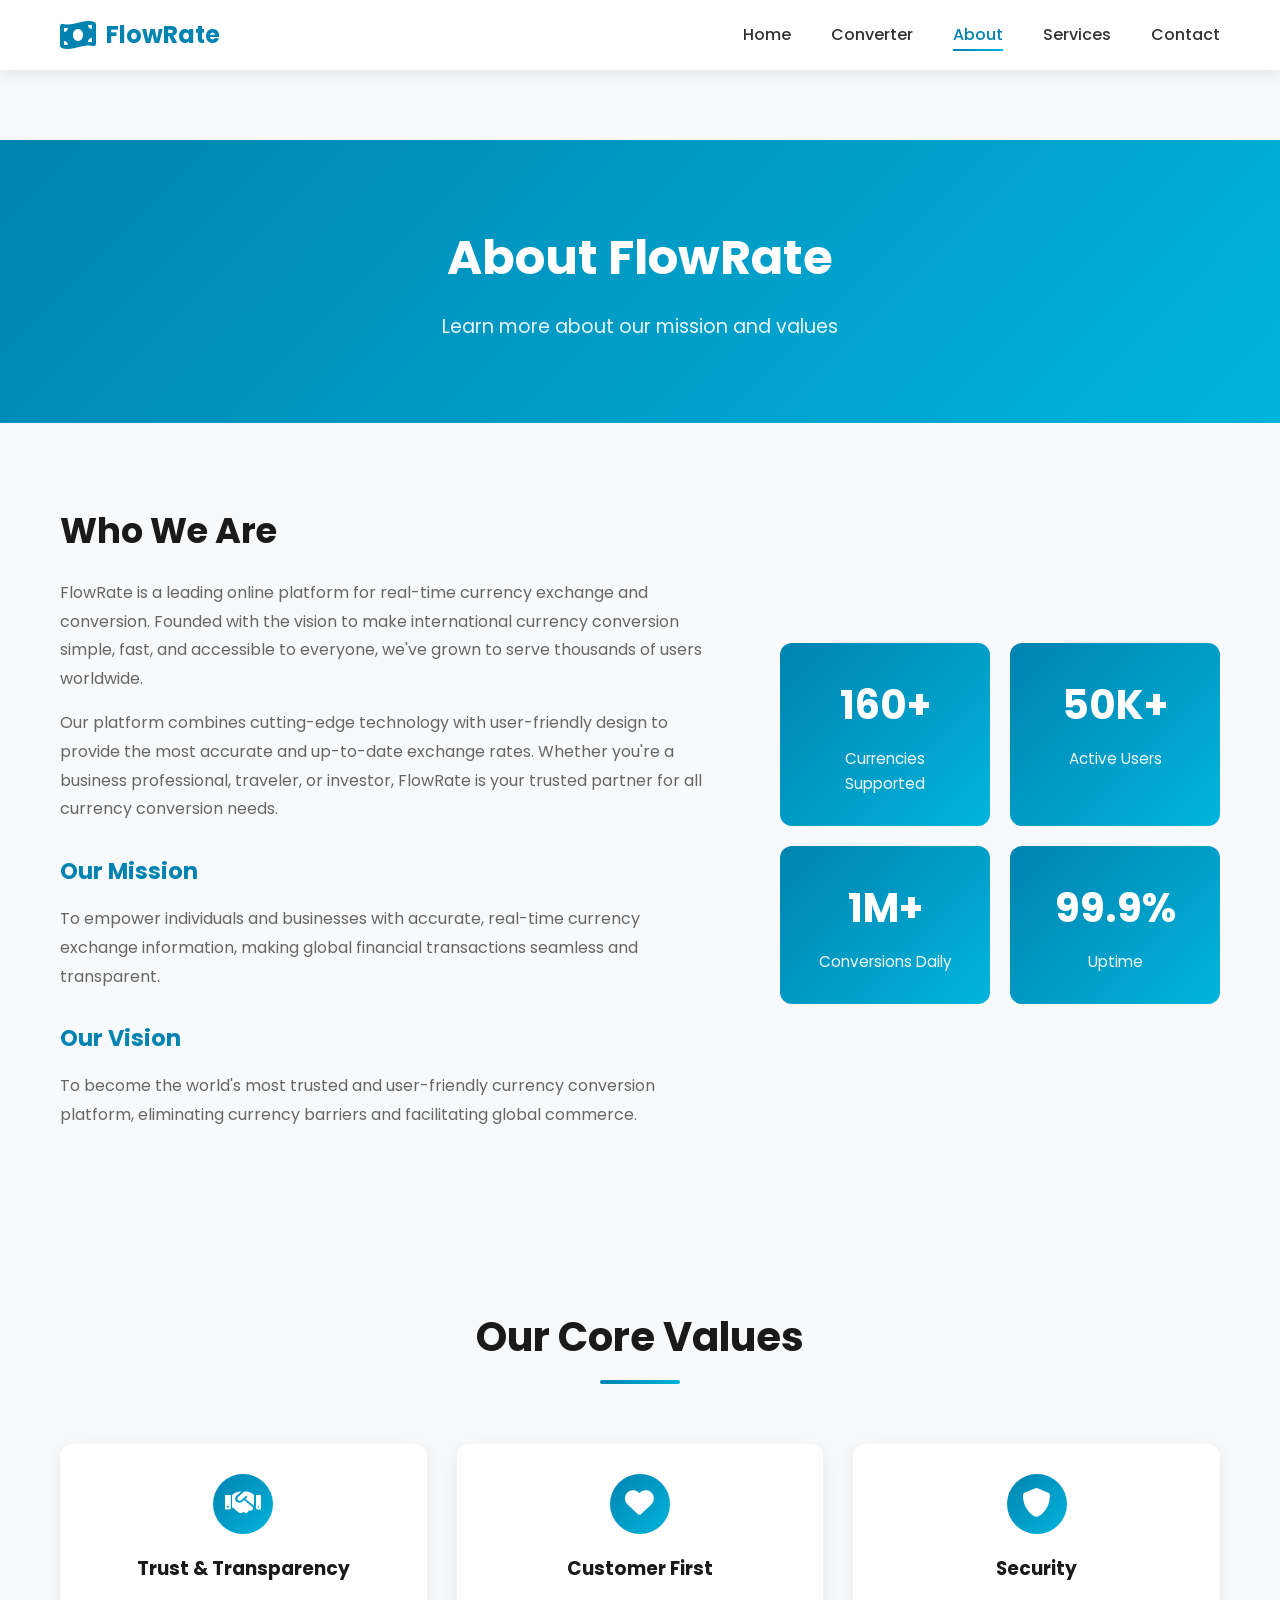
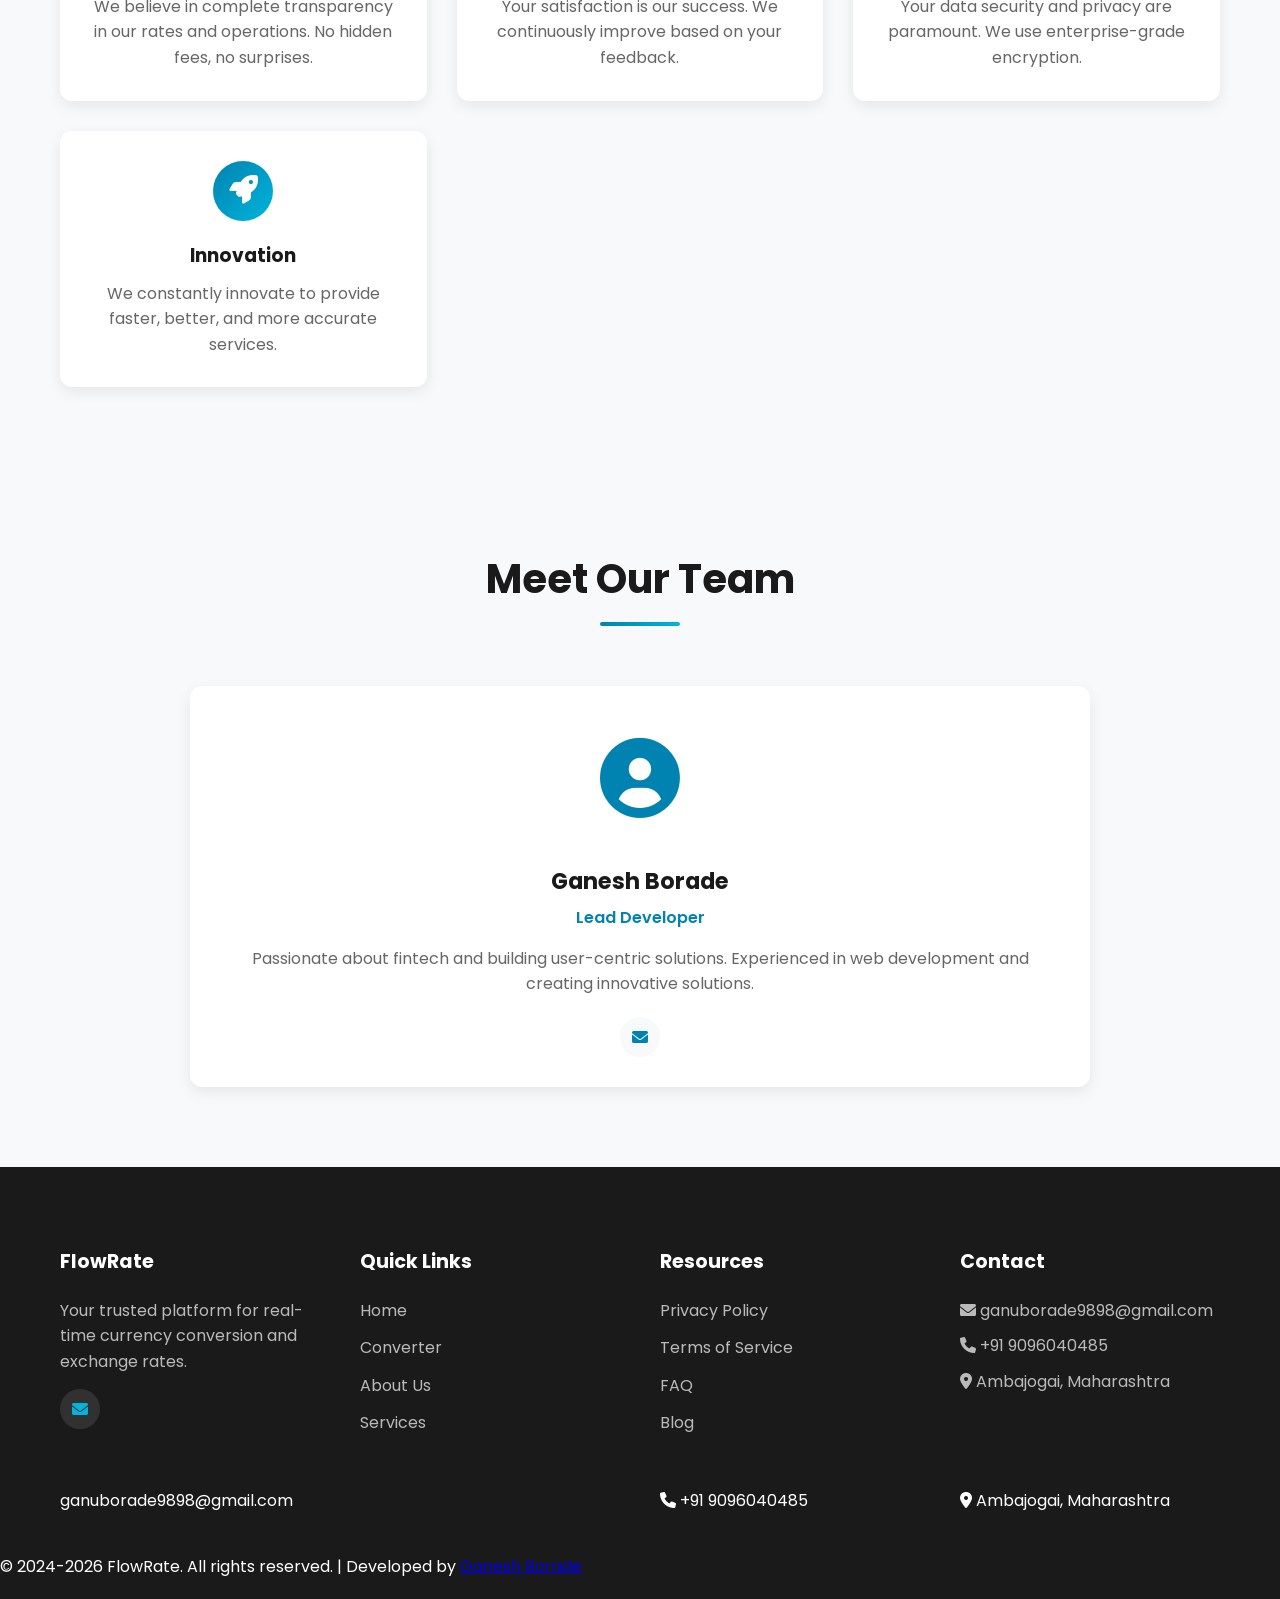
<file: about.html>
<!DOCTYPE html>
<html lang="en" dir="ltr">
<head>
    <meta charset="utf-8">
    <meta name="viewport" content="width=device-width, initial-scale=1.0">
    <title>About Us - FlowRate</title>
    <link rel="stylesheet" href="style.css">
    <link rel="stylesheet" href="https://cdnjs.cloudflare.com/ajax/libs/font-awesome/6.0.0/css/all.min.css"/>
</head>
<body>
    <!-- Navigation Bar -->
    <nav class="navbar">
        <div class="nav-container">
            <div class="logo">
                <i class="fas fa-money-bill-wave"></i> FlowRate
            </div>
            <div class="menu-toggle" id="menuToggle">
                <span></span>
                <span></span>
                <span></span>
            </div>
            <ul class="menu" id="menu">
                <li><a href="index.html">Home</a></li>
                <li><a href="converter.html">Converter</a></li>
                <li><a href="about.html" class="active">About</a></li>
                <li><a href="services.html">Services</a></li>
                <li><a href="contact.html">Contact</a></li>
            </ul>
        </div>
    </nav>

    <!-- Page Header -->
    <section class="page-header">
        <div class="container">
            <h1>About FlowRate</h1>
            <p>Learn more about our mission and values</p>
        </div>
    </section>

    <!-- About Content -->
    <section class="about-section">
        <div class="container">
            <div class="about-content">
                <div class="about-text">
                    <h2>Who We Are</h2>
                    <p>FlowRate is a leading online platform for real-time currency exchange and conversion. Founded with the vision to make international currency conversion simple, fast, and accessible to everyone, we've grown to serve thousands of users worldwide.</p>
                    
                    <p>Our platform combines cutting-edge technology with user-friendly design to provide the most accurate and up-to-date exchange rates. Whether you're a business professional, traveler, or investor, FlowRate is your trusted partner for all currency conversion needs.</p>

                    <h3>Our Mission</h3>
                    <p>To empower individuals and businesses with accurate, real-time currency exchange information, making global financial transactions seamless and transparent.</p>

                    <h3>Our Vision</h3>
                    <p>To become the world's most trusted and user-friendly currency conversion platform, eliminating currency barriers and facilitating global commerce.</p>
                </div>

                <div class="about-stats">
                    <div class="stat-card">
                        <h3>160+</h3>
                        <p>Currencies Supported</p>
                    </div>
                    <div class="stat-card">
                        <h3>50K+</h3>
                        <p>Active Users</p>
                    </div>
                    <div class="stat-card">
                        <h3>1M+</h3>
                        <p>Conversions Daily</p>
                    </div>
                    <div class="stat-card">
                        <h3>99.9%</h3>
                        <p>Uptime</p>
                    </div>
                </div>
            </div>
        </div>
    </section>

    <!-- Values Section -->
    <section class="values-section">
        <div class="container">
            <h2 class="section-title">Our Core Values</h2>
            <div class="values-grid">
                <div class="value-card">
                    <div class="value-icon">
                        <i class="fas fa-handshake"></i>
                    </div>
                    <h3>Trust & Transparency</h3>
                    <p>We believe in complete transparency in our rates and operations. No hidden fees, no surprises.</p>
                </div>
                <div class="value-card">
                    <div class="value-icon">
                        <i class="fas fa-heart"></i>
                    </div>
                    <h3>Customer First</h3>
                    <p>Your satisfaction is our success. We continuously improve based on your feedback.</p>
                </div>
                <div class="value-card">
                    <div class="value-icon">
                        <i class="fas fa-shield-alt"></i>
                    </div>
                    <h3>Security</h3>
                    <p>Your data security and privacy are paramount. We use enterprise-grade encryption.</p>
                </div>
                <div class="value-card">
                    <div class="value-icon">
                        <i class="fas fa-rocket"></i>
                    </div>
                    <h3>Innovation</h3>
                    <p>We constantly innovate to provide faster, better, and more accurate services.</p>
                </div>
            </div>
        </div>
    </section>

    <!-- Team Section -->
    <section class="team-section">
        <div class="container">
            <h2 class="section-title">Meet Our Team</h2>
            <div class="team-grid">
                <div class="team-card">
                    <div class="team-image">
                        <i class="fas fa-user-circle"></i>
                    </div>
                    <h3>Ganesh Borade</h3>
                    <p>Lead Developer</p>
                    <p class="team-bio">Passionate about fintech and building user-centric solutions. Experienced in web development and creating innovative solutions.</p>
                    <div class="team-socials">
                        <a href="mailto:ganuborade9898@gmail.com"><i class="fas fa-envelope"></i></a>
                    </div>
                </div>
            </div>
        </div>
    </section>

    <!-- Footer -->
    <footer class="footer">
        <div class="footer-container">
            <div class="footer-section">
                <h4>FlowRate</h4>
                <p>Your trusted platform for real-time currency conversion and exchange rates.</p>
                <div class="social-links">
                    <a href="mailto:ganuborade9898@gmail.com"><i class="fas fa-envelope"></i></a>
                </div>
            </div>
            <div class="footer-section">
                <h4>Quick Links</h4>
                <ul>
                    <li><a href="index.html">Home</a></li>
                    <li><a href="converter.html">Converter</a></li>
                    <li><a href="about.html">About Us</a></li>
                    <li><a href="services.html">Services</a></li>
                </ul>
            </div>
            <div class="footer-section">
                <h4>Resources</h4>
                <ul>
                    <li><a href="#">Privacy Policy</a></li>
                    <li><a href="#">Terms of Service</a></li>
                    <li><a href="#">FAQ</a></li>
                    <li><a href="#">Blog</a></li>
                </ul>
            </div>
            <div class="footer-section">
                <h4>Contact</h4>
                <p><i class="fas fa-envelope"></i> ganuborade9898@gmail.com</p>
                <p><i class="fas fa-phone"></i> +91 9096040485</p>
                <p><i class="fas fa-map-marker-alt"></i> Ambajogai, Maharashtra</p>
            </div>ganuborade9898@gmail.com</p>
                <p><i class="fas fa-phone"></i> +91 9096040485</p>
                <p><i class="fas fa-map-marker-alt"></i> Ambajogai, Maharashtra</p>
            </div>

            <p>&copy; 2024-2026 FlowRate. All rights reserved. | Developed by <a href="#">Ganesh Borade</a></p>
        </div>
    </footer>

    <script src="main.js"></script>
</body>
</html>
</file>
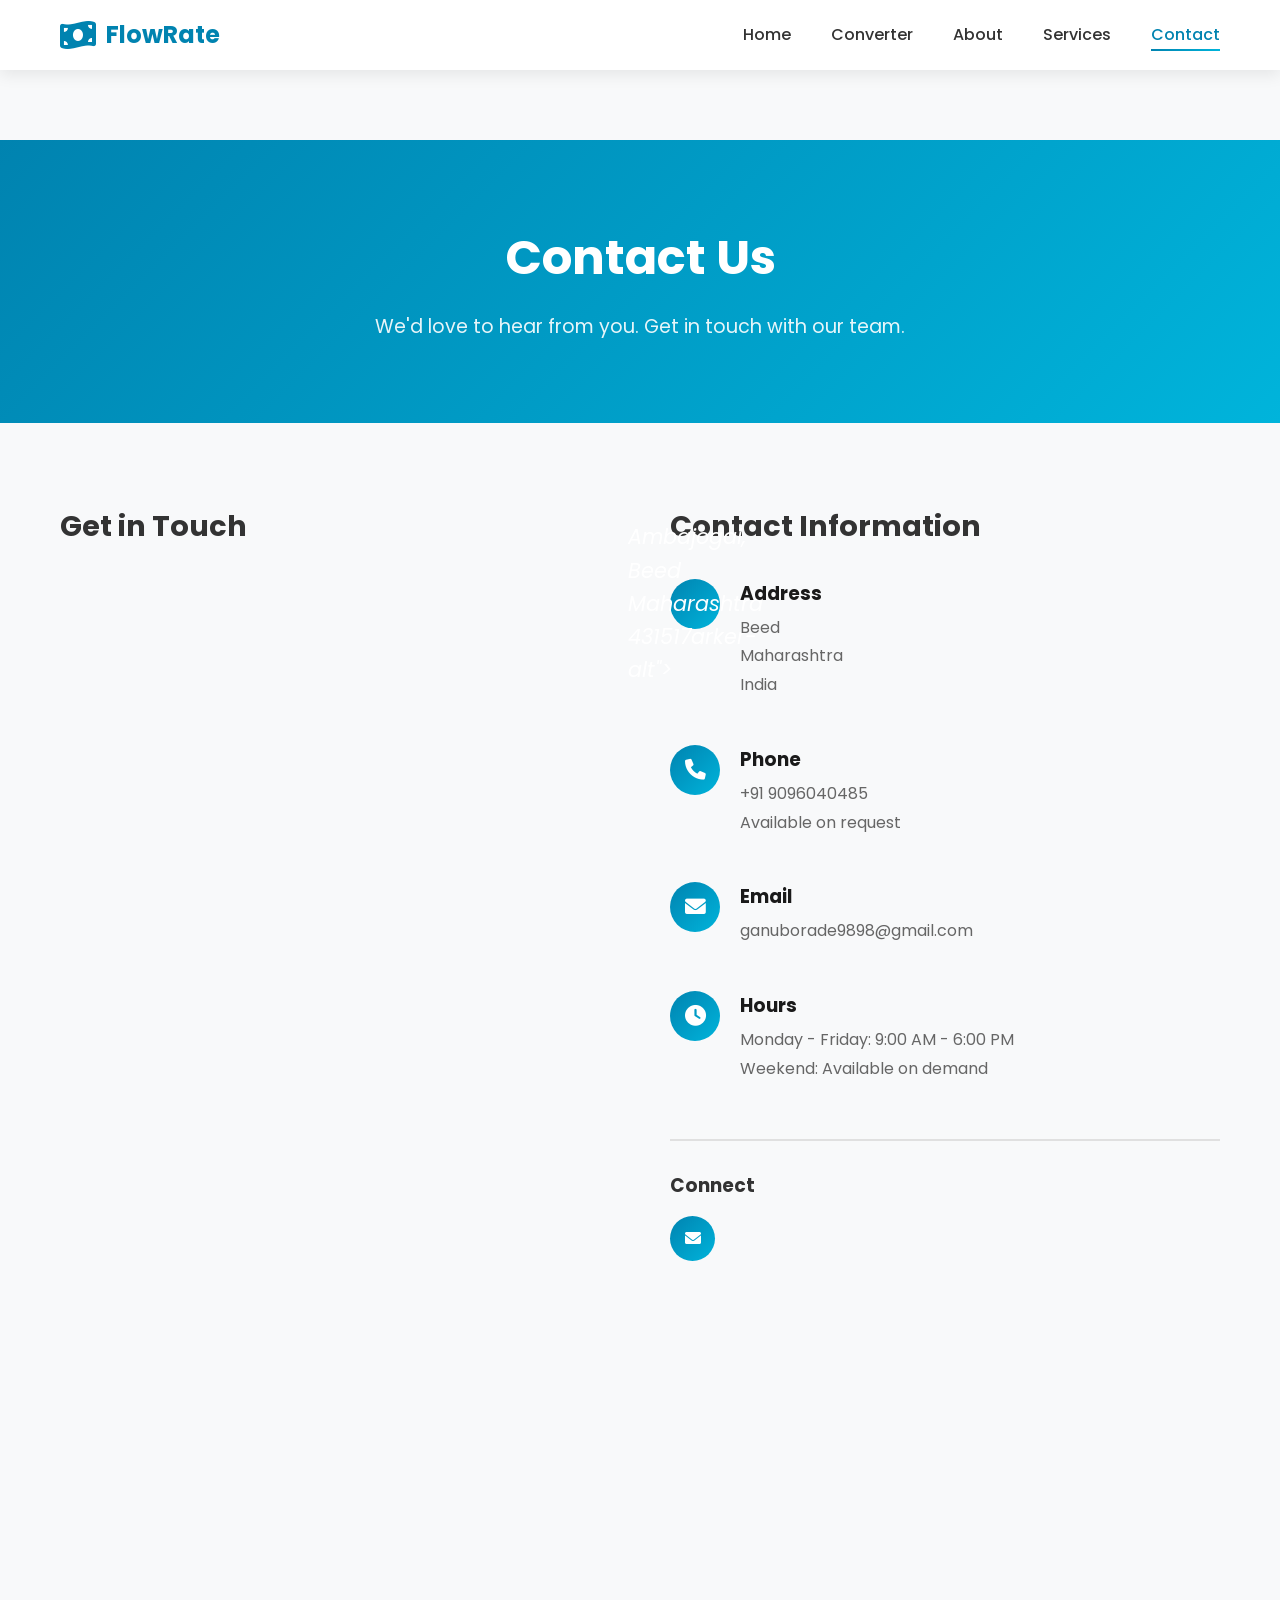
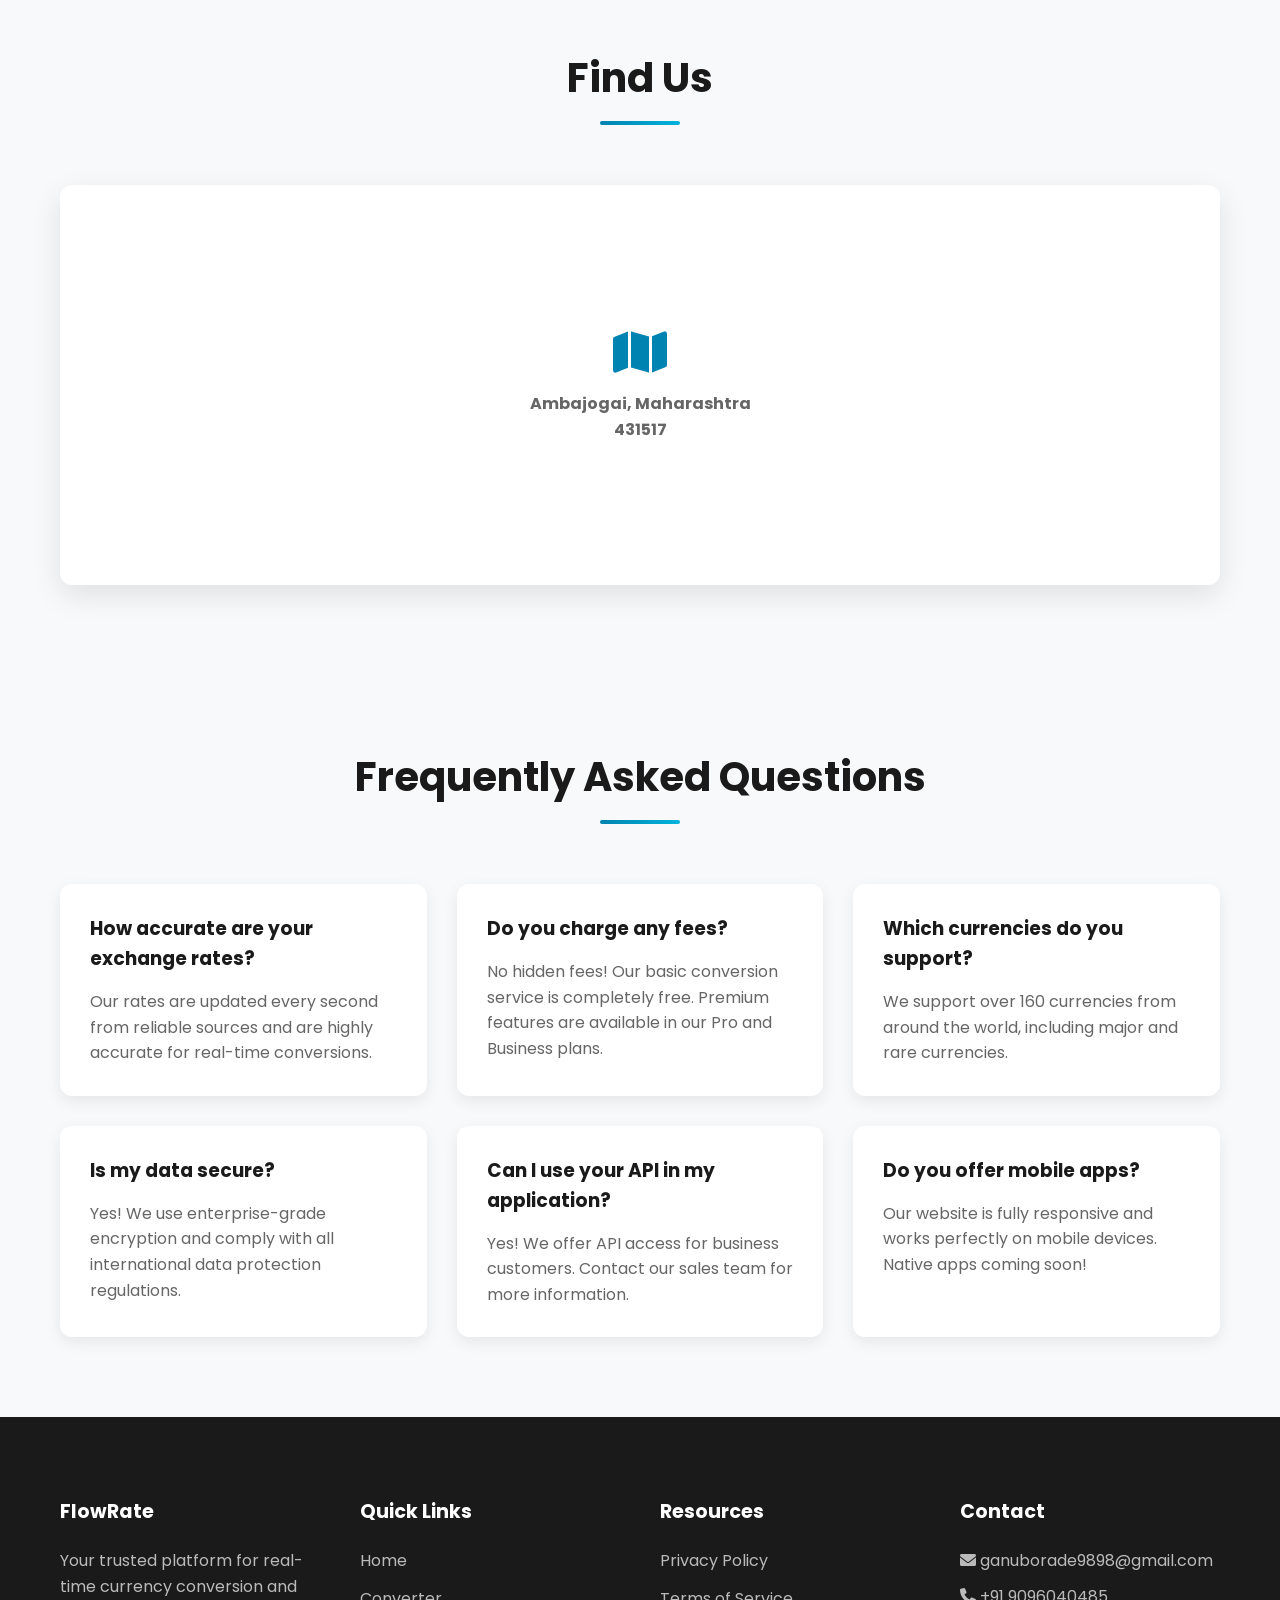
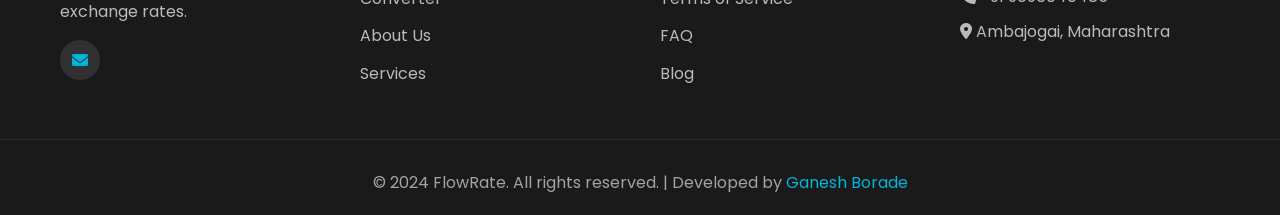
<file: contact.html>
<!DOCTYPE html>
<html lang="en" dir="ltr">
<head>
    <meta charset="utf-8">
    <meta name="viewport" content="width=device-width, initial-scale=1.0">
    <title>Contact Us - FlowRate</title>
    <link rel="stylesheet" href="style.css">
    <link rel="stylesheet" href="https://cdnjs.cloudflare.com/ajax/libs/font-awesome/6.0.0/css/all.min.css"/>
</head>
<body>
    <!-- Navigation Bar -->
    <nav class="navbar">
        <div class="nav-container">
            <div class="logo">
                <i class="fas fa-money-bill-wave"></i> FlowRate
            </div>
            <div class="menu-toggle" id="menuToggle">
                <span></span>
                <span></span>
                <span></span>
            </div>
            <ul class="menu" id="menu">
                <li><a href="index.html">Home</a></li>
                <li><a href="converter.html">Converter</a></li>
                <li><a href="about.html">About</a></li>
                <li><a href="services.html">Services</a></li>
                <li><a href="contact.html" class="active">Contact</a></li>
            </ul>
        </div>
    </nav>

    <!-- Page Header -->
    <section class="page-header">
        <div class="container">
            <h1>Contact Us</h1>
            <p>We'd love to hear from you. Get in touch with our team.</p>
        </div>
    </section>

    <!-- Contact Section -->
    <section class="contact-section">
        <div class="container">
            <div class="contact-wrapper">
                <!-- Google Form -->
                <div class="contact-form-container">
                    <h2>Get in Touch</h2>
                    <iframe src="https://docs.google.com/forms/d/e/1FAIpQLSddEUsGIPqOsh6uXN01mszEO12jZRgRjV_f6b4b1P07AVM16w/viewform?embedded=true" width="100%" height="900" frameborder="0" marginheight="0" marginwidth="0">Loading…</iframe>
                </div>

                <!-- Contact Info -->
                <div class="contact-info-container">
                    <h2>Contact Information</h2>
                    
                    <div class="info-item">
                        <div class="info-icon">
                            <i Irrigation Colony, Morewadi<br>Ambajogai, Beed<br>Maharashtra 431517arker-alt"></i>
                        </div>
                        <div class="info-content">
                            <h3>Address</h3>
                            <p>Beed<br>Maharashtra<br>India</p>
                        </div>
                    </div>

                    <div class="info-item">
                        <div class="info-icon">
                            <i class="fas fa-phone"></i>
                        </div>
                        <div class="info-content">
                            <h3>Phone</h3>
                            <p>+91 9096040485<br>Available on request</p>
                        </div>
                    </div>

                    <div class="info-item">
                        <div class="info-icon">
                            <i class="fas fa-envelope"></i>
                        </div>
                        <div class="info-content">
                            <h3>Email</h3>
                            <p>ganuborade9898@gmail.com</p>
                        </div>
                    </div>

                    <div class="info-item">
                        <div class="info-icon">
                            <i class="fas fa-clock"></i>
                        </div>
                        <div class="info-content">
                            <h3>Hours</h3>
                            <p>Monday - Friday: 9:00 AM - 6:00 PM<br>Weekend: Available on demand</p>
                        </div>
                    </div>

                    <div class="social-links-large">
                        <h3>Connect</h3>
                        <div class="socials">
                            <a href="mailto:ganuborade9898@gmail.com" class="social-btn"><i class="fas fa-envelope"></i></a>
                        </div>
                    </div>
                </div>
            </div>
        </div>
    </section>

    <!-- Map Section (Placeholder) -->
    <section class="map-section">
        <div class="container">
            <h2 class="section-title">Find Us</h2>
            <div class="map-placeholder">
                <i class="fas fa-map"></i>
                <p><strong>Ambajogai, Maharashtra</strong></p>
                <p><strong>431517</strong></p>
            </div>
        </div>
    </section>

    <!-- FAQ Section -->
    <section class="faq-section">
        <div class="container">
            <h2 class="section-title">Frequently Asked Questions</h2>
            <div class="faq-grid">
                <div class="faq-item">
                    <h3>How accurate are your exchange rates?</h3>
                    <p>Our rates are updated every second from reliable sources and are highly accurate for real-time conversions.</p>
                </div>
                <div class="faq-item">
                    <h3>Do you charge any fees?</h3>
                    <p>No hidden fees! Our basic conversion service is completely free. Premium features are available in our Pro and Business plans.</p>
                </div>
                <div class="faq-item">
                    <h3>Which currencies do you support?</h3>
                    <p>We support over 160 currencies from around the world, including major and rare currencies.</p>
                </div>
                <div class="faq-item">
                    <h3>Is my data secure?</h3>
                    <p>Yes! We use enterprise-grade encryption and comply with all international data protection regulations.</p>
                </div>
                <div class="faq-item">
                    <h3>Can I use your API in my application?</h3>
                    <p>Yes! We offer API access for business customers. Contact our sales team for more information.</p>
                </div>
                <div class="faq-item">
                    <h3>Do you offer mobile apps?</h3>
                    <p>Our website is fully responsive and works perfectly on mobile devices. Native apps coming soon!</p>
                </div>
            </div>
        </div>
    </section>

     <!-- Footer -->
    <footer class="footer">
        <div class="footer-container">
            <div class="footer-section">
                <h4>FlowRate</h4>
                <p>Your trusted platform for real-time currency conversion and exchange rates.</p>
                <div class="social-links">
                    <a href="mailto:ganuborade9898@gmail.com"><i class="fas fa-envelope"></i></a>
                </div>
            </div>
            <div class="footer-section">
                <h4>Quick Links</h4>
                <ul>
                    <li><a href="index.html">Home</a></li>
                    <li><a href="converter.html">Converter</a></li>
                    <li><a href="about.html">About Us</a></li>
                    <li><a href="services.html">Services</a></li>
                </ul>
            </div>
            <div class="footer-section">
                <h4>Resources</h4>
                <ul>
                    <li><a href="#">Privacy Policy</a></li>
                    <li><a href="#">Terms of Service</a></li>
                    <li><a href="#">FAQ</a></li>
                    <li><a href="#">Blog</a></li>
                </ul>
            </div>
            <div class="footer-section">
                <h4>Contact</h4>
                <p><i class="fas fa-envelope"></i> ganuborade9898@gmail.com</p>
                <p><i class="fas fa-phone"></i> +91 9096040485</p>
                <p><i class="fas fa-map-marker-alt"></i> Ambajogai, Maharashtra</p>
            </div>
        </div>
        <div class="footer-bottom">
            <p>&copy; 2024 FlowRate. All rights reserved. | Developed by <a href="#">Ganesh Borade</a></p>
        </div>
    </footer>

    <script src="main.js"></script>
</body>
</html>
</file>
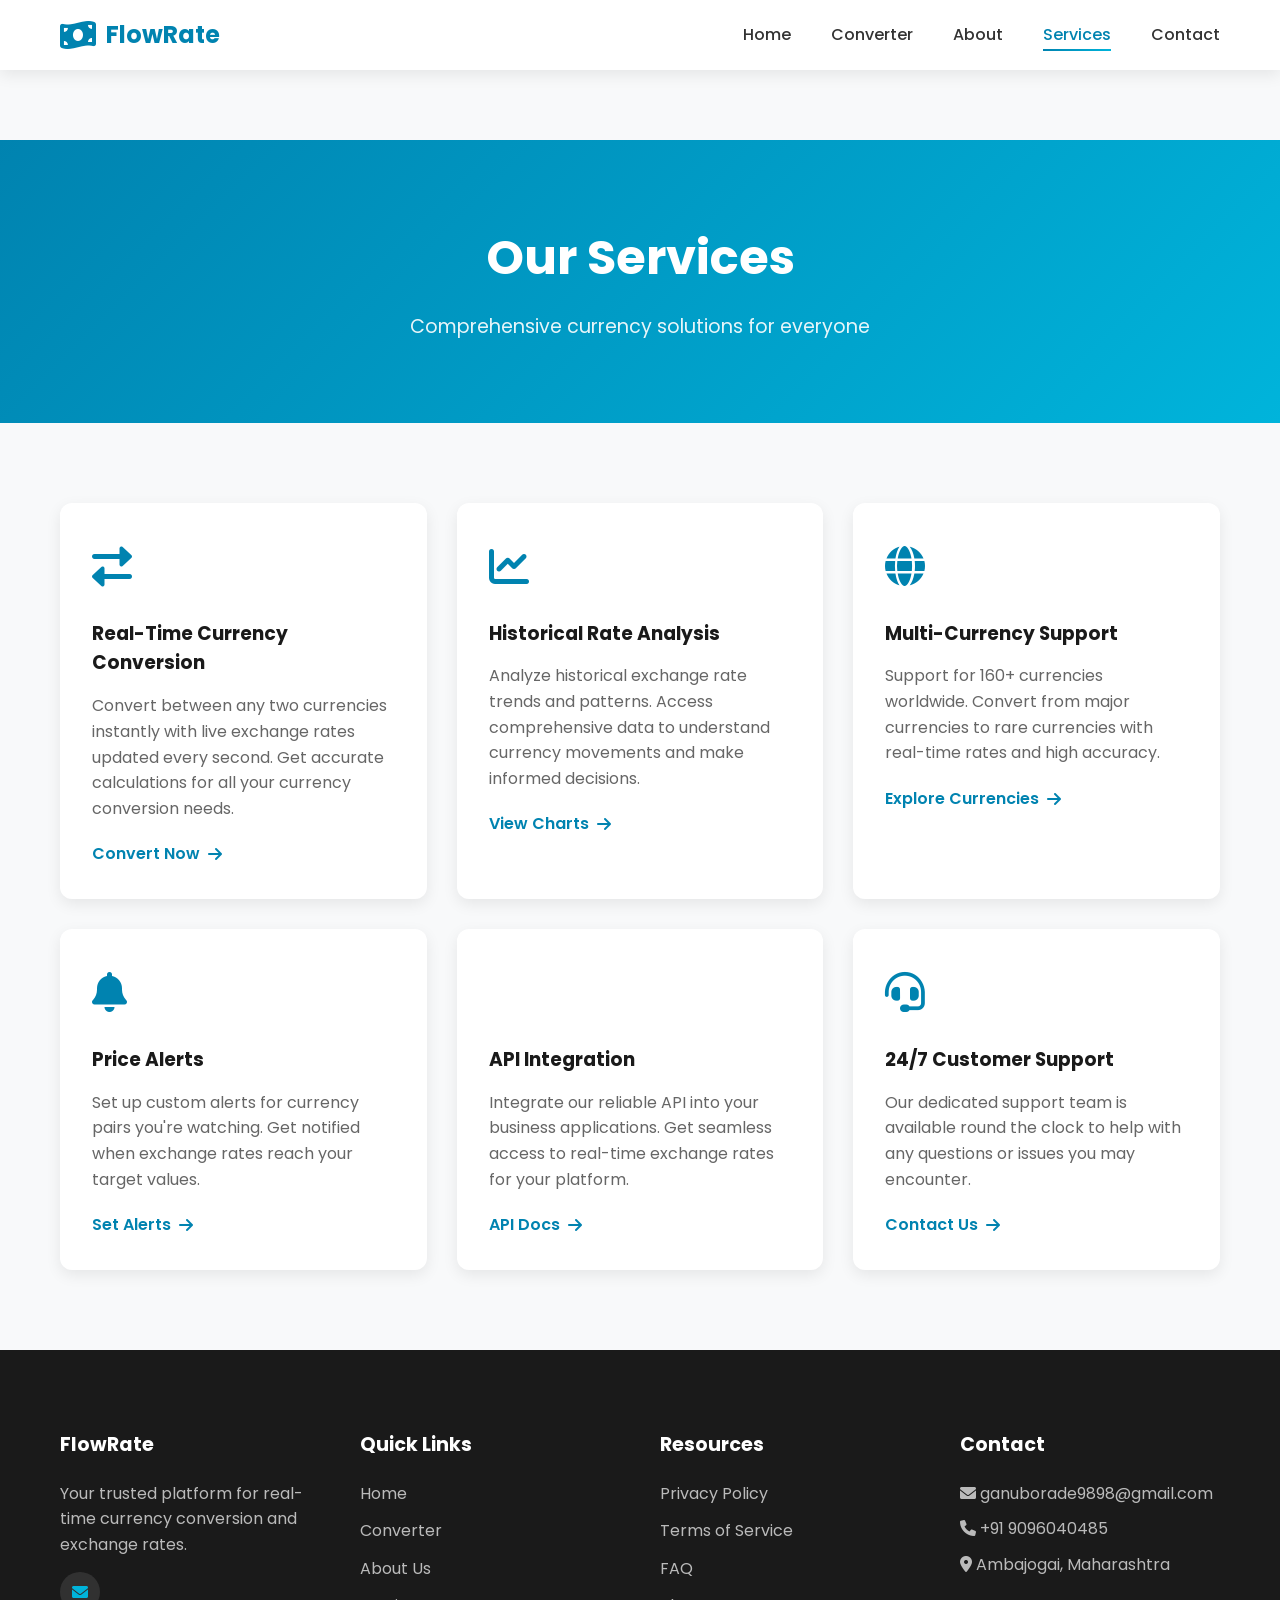
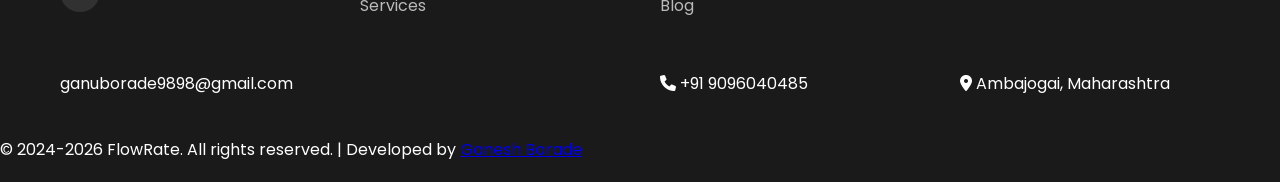
<file: services.html>
<!DOCTYPE html>
<html lang="en" dir="ltr">
<head>
    <meta charset="utf-8">
    <meta name="viewport" content="width=device-width, initial-scale=1.0">
    <title>Services - FlowRate</title>
    <link rel="stylesheet" href="style.css">
    <link rel="stylesheet" href="https://cdnjs.cloudflare.com/ajax/libs/font-awesome/6.0.0/css/all.min.css"/>
</head>
<body>
    <!-- Navigation Bar -->
    <nav class="navbar">
        <div class="nav-container">
            <div class="logo">
                <i class="fas fa-money-bill-wave"></i> FlowRate
            </div>
            <div class="menu-toggle" id="menuToggle">
                <span></span>
                <span></span>
                <span></span>
            </div>
            <ul class="menu" id="menu">
                <li><a href="index.html">Home</a></li>
                <li><a href="converter.html">Converter</a></li>
                <li><a href="about.html">About</a></li>
                <li><a href="services.html" class="active">Services</a></li>
                <li><a href="contact.html">Contact</a></li>
            </ul>
        </div>
    </nav>

    <!-- Page Header -->
    <section class="page-header">
        <div class="container">
            <h1>Our Services</h1>
            <p>Comprehensive currency solutions for everyone</p>
        </div>
    </section>

    <!-- Services Details -->
    <section class="services-section">
        <div class="container">
            <div class="services-grid">
                <div class="service-card">
                    <div class="service-icon">
                        <i class="fas fa-exchange-alt"></i>
                    </div>
                    <h3>Real-Time Currency Conversion</h3>
                    <p>Convert between any two currencies instantly with live exchange rates updated every second. Get accurate calculations for all your currency conversion needs.</p>
                    <a href="converter.html" class="service-link">Convert Now <i class="fas fa-arrow-right"></i></a>
                </div>

                <div class="service-card">
                    <div class="service-icon">
                        <i class="fas fa-chart-line"></i>
                    </div>
                    <h3>Historical Rate Analysis</h3>
                    <p>Analyze historical exchange rate trends and patterns. Access comprehensive data to understand currency movements and make informed decisions.</p>
                    <a href="#" class="service-link">View Charts <i class="fas fa-arrow-right"></i></a>
                </div>

                <div class="service-card">
                    <div class="service-icon">
                        <i class="fas fa-globe"></i>
                    </div>
                    <h3>Multi-Currency Support</h3>
                    <p>Support for 160+ currencies worldwide. Convert from major currencies to rare currencies with real-time rates and high accuracy.</p>
                    <a href="converter.html" class="service-link">Explore Currencies <i class="fas fa-arrow-right"></i></a>
                </div>

                <div class="service-card">
                    <div class="service-icon">
                        <i class="fas fa-bell"></i>
                    </div>
                    <h3>Price Alerts</h3>
                    <p>Set up custom alerts for currency pairs you're watching. Get notified when exchange rates reach your target values.</p>
                    <a href="#" class="service-link">Set Alerts <i class="fas fa-arrow-right"></i></a>
                </div>

                <div class="service-card">
                    <div class="service-icon">
                        <i class="fas fa-api"></i>
                    </div>
                    <h3>API Integration</h3>
                    <p>Integrate our reliable API into your business applications. Get seamless access to real-time exchange rates for your platform.</p>
                    <a href="#" class="service-link">API Docs <i class="fas fa-arrow-right"></i></a>
                </div>

                <div class="service-card">
                    <div class="service-icon">
                        <i class="fas fa-headset"></i>
                    </div>
                    <h3>24/7 Customer Support</h3>
                    <p>Our dedicated support team is available round the clock to help with any questions or issues you may encounter.</p>
                    <a href="contact.html" class="service-link">Contact Us <i class="fas fa-arrow-right"></i></a>
                </div>
            </div>
        </div>
    </section>

    <!-- Footer -->
    <footer class="footer">
        <div class="footer-container">
            <div class="footer-section">
                <h4>FlowRate</h4>
                <p>Your trusted platform for real-time currency conversion and exchange rates.</p>
                <div class="social-links">
                    <a href="mailto:ganuborade9898@gmail.com"><i class="fas fa-envelope"></i></a>
                </div>
            </div>
            <div class="footer-section">
                <h4>Quick Links</h4>
                <ul>
                    <li><a href="index.html">Home</a></li>
                    <li><a href="converter.html">Converter</a></li>
                    <li><a href="about.html">About Us</a></li>
                    <li><a href="services.html">Services</a></li>
                </ul>
            </div>
            <div class="footer-section">
                <h4>Resources</h4>
                <ul>
                    <li><a href="#">Privacy Policy</a></li>
                    <li><a href="#">Terms of Service</a></li>
                    <li><a href="#">FAQ</a></li>
                    <li><a href="#">Blog</a></li>
                </ul>
            </div>
            <div class="footer-section">
                <h4>Contact</h4>
                <p><i class="fas fa-envelope"></i> ganuborade9898@gmail.com</p>
                <p><i class="fas fa-phone"></i> +91 9096040485</p>
                <p><i class="fas fa-map-marker-alt"></i> Ambajogai, Maharashtra</p>
            </div>ganuborade9898@gmail.com</p>
                <p><i class="fas fa-phone"></i> +91 9096040485</p>
                <p><i class="fas fa-map-marker-alt"></i> Ambajogai, Maharashtra</p>
            </div>
            <p>&copy; 2024-2026 FlowRate. All rights reserved. | Developed by <a href="#">Ganesh Borade</a></p>
        </div>
    </footer>

    <script src="main.js"></script>
</body>
</html>
</file>
<file: style.css>
/* ==================== GOOGLE FONTS ==================== */
@import url('https://fonts.googleapis.com/css2?family=Poppins:wght@300;400;500;600;700;800&display=swap');

/* ==================== CSS VARIABLES ==================== */
:root {
  --primary-color: #0083b0;
  --secondary-color: #00b4db;
  --accent-color: #ff6b6b;
  --dark-color: #1a1a1a;
  --light-color: #f8f9fa;
  --white: #ffffff;
  --text-dark: #333333;
  --text-light: #666666;
  --border-color: #e0e0e0;
  --shadow: 0 10px 30px rgba(0, 0, 0, 0.1);
  --shadow-sm: 0 5px 15px rgba(0, 0, 0, 0.08);
  --transition: all 0.3s ease;
}

/* ==================== GLOBAL STYLES ==================== */
* {
  margin: 0;
  padding: 0;
  box-sizing: border-box;
}

body {
  font-family: 'Poppins', sans-serif;
  color: var(--text-dark);
  line-height: 1.6;
  background-color: var(--light-color);
}

html {
  scroll-behavior: smooth;
}

::selection {
  background-color: var(--primary-color);
  color: var(--white);
}

/* ==================== UTILITY CLASSES ==================== */
.container {
  max-width: 1200px;
  margin: 0 auto;
  padding: 0 20px;
}

.section-title {
  font-size: 2.5rem;
  font-weight: 700;
  text-align: center;
  margin-bottom: 60px;
  color: var(--dark-color);
  position: relative;
  padding-bottom: 15px;
}

.section-title::after {
  content: '';
  position: absolute;
  bottom: 0;
  left: 50%;
  transform: translateX(-50%);
  width: 80px;
  height: 4px;
  background: linear-gradient(to right, var(--primary-color), var(--secondary-color));
  border-radius: 2px;
}

/* ==================== BUTTONS ==================== */
.btn {
  padding: 12px 30px;
  border: none;
  border-radius: 8px;
  font-size: 1rem;
  font-weight: 600;
  cursor: pointer;
  transition: var(--transition);
  display: inline-block;
  text-decoration: none;
  text-align: center;
}

.btn-primary {
  background: linear-gradient(135deg, var(--primary-color), var(--secondary-color));
  color: var(--white);
}

.btn-primary:hover {
  transform: translateY(-2px);
  box-shadow: 0 15px 35px rgba(0, 131, 176, 0.3);
}

.btn-secondary {
  background-color: var(--white);
  color: var(--primary-color);
  border: 2px solid var(--primary-color);
}

.btn-secondary:hover {
  background-color: var(--primary-color);
  color: var(--white);
}

.btn-light {
  background-color: var(--white);
  color: var(--primary-color);
  border: 2px solid var(--white);
}

.btn-light:hover {
  background-color: transparent;
  color: var(--white);
}

.btn-convert {
  width: 100%;
  padding: 15px;
  font-size: 1.1rem;
}

/* ==================== NAVBAR ==================== */
.navbar {
  position: sticky;
  top: 0;
  z-index: 1000;
  background: var(--white);
  box-shadow: var(--shadow-sm);
}

.nav-container {
  max-width: 1200px;
  margin: 0 auto;
  padding: 0 20px;
  display: flex;
  justify-content: space-between;
  align-items: center;
  height: 70px;
}

.logo {
  font-size: 1.5rem;
  font-weight: 700;
  color: var(--primary-color);
  display: flex;
  align-items: center;
  gap: 10px;
  text-decoration: none;
}

.logo i {
  font-size: 2rem;
}

.menu {
  display: flex;
  list-style: none;
  gap: 40px;
  align-items: center;
}

.menu a {
  color: var(--text-dark);
  text-decoration: none;
  font-weight: 500;
  transition: var(--transition);
  position: relative;
}

.menu a::after {
  content: '';
  position: absolute;
  bottom: -5px;
  left: 0;
  width: 0;
  height: 2px;
  background: linear-gradient(to right, var(--primary-color), var(--secondary-color));
  transition: width 0.3s ease;
}

.menu a:hover::after,
.menu a.active::after {
  width: 100%;
}

.menu a:hover,
.menu a.active {
  color: var(--primary-color);
}

.menu-toggle {
  display: none;
  flex-direction: column;
  cursor: pointer;
  gap: 6px;
}

.menu-toggle span {
  width: 25px;
  height: 3px;
  background-color: var(--primary-color);
  border-radius: 3px;
  transition: var(--transition);
}

/* ==================== HERO SECTION ==================== */
.hero {
  min-height: 100vh;
  display: flex;
  align-items: center;
  justify-content: center;
  background: linear-gradient(135deg, var(--primary-color), var(--secondary-color));
  position: relative;
  overflow: hidden;
  padding-top: 70px;
}

.hero-background {
  position: absolute;
  width: 100%;
  height: 100%;
  overflow: hidden;
}

.circle {
  position: absolute;
  border-radius: 50%;
  opacity: 0.1;
  animation: float 6s ease-in-out infinite;
}

.circle1 {
  width: 200px;
  height: 200px;
  background: var(--white);
  top: 10%;
  right: 10%;
  animation-delay: 0s;
}

.circle2 {
  width: 150px;
  height: 150px;
  background: var(--white);
  bottom: 20%;
  left: 10%;
  animation-delay: 2s;
}

.circle3 {
  width: 100px;
  height: 100px;
  background: var(--white);
  top: 50%;
  right: 20%;
  animation-delay: 4s;
}

@keyframes float {
  0%, 100% { transform: translateY(0px); }
  50% { transform: translateY(-20px); }
}

.hero-content {
  text-align: center;
  color: var(--white);
  z-index: 1;
  max-width: 600px;
}

.hero-content h1 {
  font-size: 4rem;
  font-weight: 800;
  margin-bottom: 20px;
  line-height: 1.2;
}

.hero-content p {
  font-size: 1.3rem;
  margin-bottom: 30px;
  opacity: 0.95;
}

/* ==================== ANNOUNCEMENT BANNER ==================== */
.announcement-banner {
  background: linear-gradient(135deg, #fff3cd, #ffe4a1);
  padding: 25px 0;
  border-bottom: 2px solid #ffc107;
}

.alert {
  display: flex;
  align-items: flex-start;
  gap: 15px;
  padding: 20px;
  border-radius: 8px;
  border-left: 4px solid #ffc107;
}

.alert-info {
  background-color: #fff8e1;
  border-left-color: #ff9800;
  color: #856404;
}

.alert i {
  font-size: 1.5rem;
  margin-top: 2px;
  flex-shrink: 0;
}

.alert-content {
  flex: 1;
}

.alert-content strong {
  display: block;
  margin-bottom: 5px;
  font-weight: 600;
}

/* ==================== FEATURES SECTION ==================== */
.features {
  padding: 80px 0;
  background-color: var(--white);
}

.features-grid {
  display: grid;
  grid-template-columns: repeat(auto-fit, minmax(300px, 1fr));
  gap: 30px;
}

.feature-card {
  padding: 40px;
  background-color: var(--light-color);
  border-radius: 12px;
  text-align: center;
  transition: var(--transition);
  border: 2px solid transparent;
}

.feature-card:hover {
  border-color: var(--primary-color);
  transform: translateY(-10px);
  box-shadow: var(--shadow);
}

.feature-icon {
  width: 60px;
  height: 60px;
  background: linear-gradient(135deg, var(--primary-color), var(--secondary-color));
  border-radius: 50%;
  display: flex;
  align-items: center;
  justify-content: center;
  color: var(--white);
  font-size: 1.8rem;
  margin: 0 auto 20px;
}

.feature-card h3 {
  font-size: 1.3rem;
  margin-bottom: 15px;
  color: var(--dark-color);
}

.feature-card p {
  color: var(--text-light);
  line-height: 1.6;
}

/* ==================== QUICK CONVERTER SECTION ==================== */
.quick-converter {
  padding: 80px 0;
  background: linear-gradient(135deg, rgba(0, 131, 176, 0.05), rgba(0, 180, 219, 0.05));
}

.converter-preview {
  background: var(--white);
  padding: 50px;
  border-radius: 15px;
  box-shadow: var(--shadow);
  max-width: 600px;
  margin: 0 auto;
}

.amount-box {
  margin-bottom: 30px;
}

.amount-box label,
.currency-box label,
.from-currency label,
.to-currency label {
  display: block;
  margin-bottom: 8px;
  font-weight: 600;
  color: var(--text-dark);
}

.amount-box input {
  width: 100%;
  padding: 12px;
  border: 2px solid var(--border-color);
  border-radius: 8px;
  font-size: 1rem;
  transition: var(--transition);
}

.amount-box input:focus {
  outline: none;
  border-color: var(--primary-color);
  box-shadow: 0 0 0 3px rgba(0, 131, 176, 0.1);
}

.currency-box {
  display: flex;
  gap: 15px;
  align-items: flex-end;
  margin-bottom: 30px;
}

.from-currency,
.to-currency {
  flex: 1;
}

.select-box {
  display: flex;
  align-items: center;
  gap: 10px;
  padding: 10px;
  border: 2px solid var(--border-color);
  border-radius: 8px;
  transition: var(--transition);
}

.select-box:focus-within {
  border-color: var(--primary-color);
}

.select-box img {
  width: 30px;
  height: 22px;
  object-fit: cover;
  border-radius: 3px;
}

.select-box select {
  flex: 1;
  border: none;
  background: none;
  font-size: 1rem;
  font-weight: 500;
  cursor: pointer;
}

.select-box select:focus {
  outline: none;
}

.swap-icon {
  width: 50px;
  height: 50px;
  background: linear-gradient(135deg, var(--primary-color), var(--secondary-color));
  border-radius: 50%;
  display: flex;
  align-items: center;
  justify-content: center;
  color: var(--white);
  cursor: pointer;
  transition: var(--transition);
  font-size: 1.2rem;
  flex-shrink: 0;
}

.swap-icon:hover {
  transform: rotate(180deg);
}

.result-box {
  background-color: var(--light-color);
  padding: 20px;
  border-radius: 8px;
  margin-bottom: 30px;
  text-align: center;
}

.exchange-result {
  font-size: 1.5rem;
  font-weight: 600;
  color: var(--primary-color);
}

.rate-info {
  font-size: 0.9rem;
  color: var(--text-light);
  margin-top: 10px;
}

/* ==================== CONVERTER SECTION ==================== */
.page-header {
  background: linear-gradient(135deg, var(--primary-color), var(--secondary-color));
  color: var(--white);
  padding: 80px 0;
  text-align: center;
  margin-top: 70px;
}

.page-header h1 {
  font-size: 3rem;
  margin-bottom: 15px;
}

.page-header p {
  font-size: 1.2rem;
  opacity: 0.9;
}

.converter-section {
  padding: 80px 0;
}

.converter-wrapper {
  display: grid;
  grid-template-columns: 2fr 1fr;
  gap: 40px;
  align-items: start;
}

.converter-card {
  background: var(--white);
  padding: 40px;
  border-radius: 15px;
  box-shadow: var(--shadow);
}

.converter-card h2 {
  margin-bottom: 30px;
  color: var(--dark-color);
  font-size: 1.8rem;
}

.form-group {
  margin-bottom: 25px;
}

.form-group label {
  display: block;
  margin-bottom: 8px;
  font-weight: 600;
  color: var(--text-dark);
}

.form-group input {
  width: 100%;
  padding: 12px;
  border: 2px solid var(--border-color);
  border-radius: 8px;
  font-size: 1rem;
  transition: var(--transition);
}

.form-group input:focus {
  outline: none;
  border-color: var(--primary-color);
  box-shadow: 0 0 0 3px rgba(0, 131, 176, 0.1);
}

.currency-selection {
  display: flex;
  gap: 15px;
  align-items: flex-end;
  margin-bottom: 30px;
}

.currency-selection .currency-box {
  flex: 1;
}

.exchange-btn-container {
  display: flex;
  justify-content: center;
}

.exchange-btn {
  width: 50px;
  height: 50px;
  border: none;
  background: linear-gradient(135deg, var(--primary-color), var(--secondary-color));
  border-radius: 50%;
  color: var(--white);
  cursor: pointer;
  transition: var(--transition);
  font-size: 1.2rem;
  flex-shrink: 0;
}

.exchange-btn:hover {
  transform: rotate(180deg);
}

.result-section {
  background-color: var(--light-color);
  padding: 25px;
  border-radius: 8px;
  margin-bottom: 30px;
  border-left: 4px solid var(--primary-color);
}

.exchange-rate-display {
  font-size: 1.4rem;
  font-weight: 700;
  color: var(--primary-color);
  text-align: center;
}

.info-panel {
  background: var(--white);
  padding: 30px;
  border-radius: 15px;
  box-shadow: var(--shadow);
}

.info-panel h3 {
  margin-bottom: 20px;
  color: var(--dark-color);
}

.info-content p {
  margin-bottom: 15px;
  color: var(--text-light);
  line-height: 1.8;
}

.info-content p strong {
  color: var(--text-dark);
}

/* ==================== MULTI-CONVERTER SECTION ==================== */
.multi-converter-section {
  padding: 80px 0;
  background-color: var(--light-color);
}

.multi-converter-grid {
  max-width: 600px;
  margin: 0 auto;
}

.multi-converter-card {
  background: var(--white);
  padding: 40px;
  border-radius: 15px;
  box-shadow: var(--shadow);
}

.input-group {
  margin-bottom: 30px;
}

.input-group label {
  display: block;
  margin-bottom: 8px;
  font-weight: 600;
}

.input-group input {
  width: 100%;
  padding: 12px;
  border: 2px solid var(--border-color);
  border-radius: 8px;
  font-size: 1rem;
}

/* ==================== COMPARISON TABLE ==================== */
.comparison-section {
  padding: 80px 0;
}

.table-wrapper {
  background: var(--white);
  border-radius: 15px;
  overflow: hidden;
  box-shadow: var(--shadow);
}

.rates-table {
  width: 100%;
  border-collapse: collapse;
}

.rates-table thead {
  background: linear-gradient(135deg, var(--primary-color), var(--secondary-color));
  color: var(--white);
}

.rates-table th {
  padding: 20px;
  text-align: left;
  font-weight: 600;
}

.rates-table td {
  padding: 15px 20px;
  border-bottom: 1px solid var(--border-color);
}

.rates-table tbody tr:hover {
  background-color: var(--light-color);
}

/* ==================== CTA SECTION ==================== */
.cta-section {
  background: linear-gradient(135deg, var(--primary-color), var(--secondary-color));
  color: var(--white);
  padding: 80px 0;
  text-align: center;
}

.cta-section h2 {
  font-size: 2.5rem;
  margin-bottom: 20px;
}

.cta-section p {
  font-size: 1.1rem;
  margin-bottom: 30px;
  opacity: 0.95;
}

/* ==================== ABOUT SECTION ==================== */
.about-section {
  padding: 80px 0;
}

.about-content {
  display: grid;
  grid-template-columns: 1.5fr 1fr;
  gap: 60px;
  align-items: center;
}

.about-text h2 {
  font-size: 2.2rem;
  margin-bottom: 20px;
  color: var(--dark-color);
}

.about-text h3 {
  font-size: 1.4rem;
  margin-top: 30px;
  margin-bottom: 15px;
  color: var(--primary-color);
}

.about-text p {
  color: var(--text-light);
  margin-bottom: 15px;
  line-height: 1.8;
}

.about-stats {
  display: grid;
  grid-template-columns: repeat(2, 1fr);
  gap: 20px;
}

.stat-card {
  background: linear-gradient(135deg, var(--primary-color), var(--secondary-color));
  color: var(--white);
  padding: 30px;
  border-radius: 12px;
  text-align: center;
}

.stat-card h3 {
  font-size: 2.5rem;
  margin-bottom: 10px;
}

.stat-card p {
  font-size: 0.95rem;
  opacity: 0.95;
}

/* ==================== VALUES SECTION ==================== */
.values-section {
  padding: 80px 0;
  background-color: var(--light-color);
}

.values-grid {
  display: grid;
  grid-template-columns: repeat(auto-fit, minmax(280px, 1fr));
  gap: 30px;
}

.value-card {
  background: var(--white);
  padding: 30px;
  border-radius: 12px;
  text-align: center;
  box-shadow: var(--shadow-sm);
  transition: var(--transition);
}

.value-card:hover {
  transform: translateY(-5px);
  box-shadow: var(--shadow);
}

.value-icon {
  width: 60px;
  height: 60px;
  background: linear-gradient(135deg, var(--primary-color), var(--secondary-color));
  border-radius: 50%;
  display: flex;
  align-items: center;
  justify-content: center;
  color: var(--white);
  font-size: 1.8rem;
  margin: 0 auto 20px;
}

.value-card h3 {
  margin-bottom: 10px;
  color: var(--dark-color);
}

.value-card p {
  color: var(--text-light);
  line-height: 1.6;
}

/* ==================== TEAM SECTION ==================== */
.team-section {
  padding: 80px 0;
}

.team-grid {
  display: grid;
  grid-template-columns: repeat(auto-fit, minmax(300px, 1fr));
  gap: 40px;
  max-width: 900px;
  margin: 0 auto;
}

.team-card {
  background: var(--white);
  padding: 30px;
  border-radius: 12px;
  text-align: center;
  box-shadow: var(--shadow-sm);
  transition: var(--transition);
}

.team-card:hover {
  transform: translateY(-10px);
  box-shadow: var(--shadow);
}

.team-image {
  font-size: 5rem;
  color: var(--primary-color);
  margin-bottom: 20px;
}

.team-card h3 {
  font-size: 1.4rem;
  margin-bottom: 5px;
  color: var(--dark-color);
}

.team-card > p:nth-of-type(1) {
  color: var(--primary-color);
  font-weight: 600;
  margin-bottom: 15px;
}

.team-bio {
  color: var(--text-light);
  margin-bottom: 20px !important;
}

.team-socials {
  display: flex;
  gap: 10px;
  justify-content: center;
}

.team-socials a {
  width: 40px;
  height: 40px;
  border-radius: 50%;
  background: var(--light-color);
  display: flex;
  align-items: center;
  justify-content: center;
  color: var(--primary-color);
  transition: var(--transition);
  text-decoration: none;
}

.team-socials a:hover {
  background: var(--primary-color);
  color: var(--white);
}

/* ==================== SERVICES SECTION ==================== */
.services-section {
  padding: 80px 0;
}

.services-grid {
  display: grid;
  grid-template-columns: repeat(auto-fit, minmax(320px, 1fr));
  gap: 30px;
}

.service-card {
  background: var(--white);
  padding: 30px;
  border-radius: 12px;
  box-shadow: var(--shadow-sm);
  transition: var(--transition);
  border: 2px solid transparent;
}

.service-card:hover {
  border-color: var(--primary-color);
  transform: translateY(-10px);
  box-shadow: var(--shadow);
}

.service-icon {
  font-size: 2.5rem;
  color: var(--primary-color);
  margin-bottom: 20px;
}

.service-card h3 {
  margin-bottom: 15px;
  color: var(--dark-color);
}

.service-card p {
  color: var(--text-light);
  margin-bottom: 20px;
  line-height: 1.6;
}

.service-link {
  color: var(--primary-color);
  text-decoration: none;
  font-weight: 600;
  display: inline-flex;
  align-items: center;
  gap: 8px;
  transition: var(--transition);
}

.service-link:hover {
  gap: 12px;
}

/* ==================== PRICING SECTION ==================== */
.pricing-section {
  padding: 80px 0;
  background-color: var(--light-color);
}

.pricing-grid {
  display: grid;
  grid-template-columns: repeat(auto-fit, minmax(300px, 1fr));
  gap: 30px;
  max-width: 1000px;
  margin: 0 auto;
}

.pricing-card {
  background: var(--white);
  padding: 40px;
  border-radius: 12px;
  text-align: center;
  transition: var(--transition);
  border: 2px solid var(--border-color);
  position: relative;
}

.pricing-card.featured {
  border-color: var(--primary-color);
  transform: scale(1.05);
  box-shadow: var(--shadow);
}

.pricing-card:hover {
  box-shadow: var(--shadow);
}

.pricing-card h3 {
  font-size: 1.5rem;
  margin-bottom: 20px;
}

.price {
  margin-bottom: 30px;
}

.currency {
  font-size: 1.2rem;
  color: var(--text-light);
}

.amount {
  font-size: 3rem;
  font-weight: 700;
  color: var(--primary-color);
}

.period {
  color: var(--text-light);
  font-size: 1rem;
}

.badge {
  position: absolute;
  top: -12px;
  left: 50%;
  transform: translateX(-50%);
  background: linear-gradient(135deg, var(--primary-color), var(--secondary-color));
  color: var(--white);
  padding: 6px 15px;
  border-radius: 20px;
  font-size: 0.85rem;
  font-weight: 600;
}

.pricing-features {
  list-style: none;
  margin: 30px 0;
  text-align: left;
}

.pricing-features li {
  padding: 10px 0;
  color: var(--text-light);
  border-bottom: 1px solid var(--border-color);
}

.pricing-features li:last-child {
  border-bottom: none;
}

.pricing-features i {
  color: var(--primary-color);
  margin-right: 10px;
}

.pricing-features i.fa-times {
  color: #ccc;
}

.pricing-card .btn {
  width: 100%;
}

/* ==================== CONTACT SECTION ==================== */
.contact-section {
  padding: 80px 0;
}

.contact-wrapper {
  display: grid;
  grid-template-columns: 1fr 1fr;
  gap: 60px;
}

.contact-form-container h2,
.contact-info-container h2 {
  margin-bottom: 30px;
  font-size: 1.8rem;
}

.contact-form input,
.contact-form textarea {
  width: 100%;
  padding: 12px;
  border: 2px solid var(--border-color);
  border-radius: 8px;
  font-family: inherit;
  transition: var(--transition);
  margin-bottom: 20px;
}

.contact-form input:focus,
.contact-form textarea:focus {
  outline: none;
  border-color: var(--primary-color);
  box-shadow: 0 0 0 3px rgba(0, 131, 176, 0.1);
}

.contact-form label {
  display: block;
  margin-bottom: 8px;
  font-weight: 600;
  color: var(--text-dark);
}

.info-item {
  display: flex;
  gap: 20px;
  margin-bottom: 30px;
}

.info-icon {
  width: 50px;
  height: 50px;
  background: linear-gradient(135deg, var(--primary-color), var(--secondary-color));
  border-radius: 50%;
  display: flex;
  align-items: center;
  justify-content: center;
  color: var(--white);
  font-size: 1.3rem;
  flex-shrink: 0;
}

.info-content h3 {
  margin-bottom: 5px;
  color: var(--dark-color);
}

.info-content p {
  color: var(--text-light);
}

.social-links-large {
  margin-top: 40px;
  padding-top: 30px;
  border-top: 2px solid var(--border-color);
}

.social-links-large h3 {
  margin-bottom: 15px;
}

.socials {
  display: flex;
  gap: 15px;
}

.social-btn {
  width: 45px;
  height: 45px;
  border-radius: 50%;
  background: linear-gradient(135deg, var(--primary-color), var(--secondary-color));
  color: var(--white);
  display: flex;
  align-items: center;
  justify-content: center;
  text-decoration: none;
  transition: var(--transition);
}

.social-btn:hover {
  transform: translateY(-3px);
}

.map-section {
  padding: 80px 0;
  background-color: var(--light-color);
}

.map-placeholder {
  width: 100%;
  height: 400px;
  background-color: var(--white);
  border-radius: 12px;
  display: flex;
  flex-direction: column;
  align-items: center;
  justify-content: center;
  box-shadow: var(--shadow);
  color: var(--text-light);
}

.map-placeholder i {
  font-size: 3rem;
  color: var(--primary-color);
  margin-bottom: 15px;
}

/* ==================== FAQ SECTION ==================== */
.faq-section {
  padding: 80px 0;
}

.faq-grid {
  display: grid;
  grid-template-columns: repeat(auto-fit, minmax(300px, 1fr));
  gap: 30px;
}

.faq-item {
  background: var(--white);
  padding: 30px;
  border-radius: 12px;
  box-shadow: var(--shadow-sm);
  transition: var(--transition);
}

.faq-item:hover {
  box-shadow: var(--shadow);
  border-left: 4px solid var(--primary-color);
}

.faq-item h3 {
  margin-bottom: 15px;
  color: var(--dark-color);
}

.faq-item p {
  color: var(--text-light);
  line-height: 1.6;
}

/* ==================== FOOTER ==================== */
.footer {
  background: var(--dark-color);
  color: var(--white);
  padding: 80px 0 20px;
}

.footer-container {
  max-width: 1200px;
  margin: 0 auto;
  padding: 0 20px;
  display: grid;
  grid-template-columns: repeat(auto-fit, minmax(250px, 1fr));
  gap: 40px;
  margin-bottom: 40px;
}

.footer-section h4 {
  font-size: 1.2rem;
  margin-bottom: 20px;
}

.footer-section p {
  color: rgba(255, 255, 255, 0.7);
  margin-bottom: 10px;
  line-height: 1.6;
}

.footer-section ul {
  list-style: none;
}

.footer-section ul li {
  margin-bottom: 12px;
}

.footer-section ul li a {
  color: rgba(255, 255, 255, 0.7);
  text-decoration: none;
  transition: var(--transition);
}

.footer-section ul li a:hover {
  color: var(--secondary-color);
}

.social-links {
  display: flex;
  gap: 15px;
  margin-top: 15px;
}

.social-links a {
  width: 40px;
  height: 40px;
  background: rgba(255, 255, 255, 0.1);
  border-radius: 50%;
  display: flex;
  align-items: center;
  justify-content: center;
  color: var(--secondary-color);
  text-decoration: none;
  transition: var(--transition);
}

.social-links a:hover {
  background: var(--secondary-color);
  color: var(--dark-color);
}

.footer-bottom {
  border-top: 1px solid rgba(255, 255, 255, 0.1);
  text-align: center;
  padding-top: 30px;
  color: rgba(255, 255, 255, 0.6);
}

.footer-bottom a {
  color: var(--secondary-color);
  text-decoration: none;
}

.footer-bottom a:hover {
  text-decoration: underline;
}

/* ==================== RESPONSIVE DESIGN ==================== */
@media (max-width: 768px) {
  .menu-toggle {
    display: flex;
  }

  .menu {
    position: absolute;
    top: 70px;
    left: 0;
    right: 0;
    flex-direction: column;
    background: var(--white);
    padding: 20px;
    gap: 0;
    display: none;
    box-shadow: var(--shadow);
  }

  .menu.active {
    display: flex;
  }

  .menu li {
    width: 100%;
    padding: 15px 0;
    border-bottom: 1px solid var(--border-color);
  }

  .menu li:last-child {
    border-bottom: none;
  }

  .hero-content h1 {
    font-size: 2.5rem;
  }

  .hero-content p {
    font-size: 1rem;
  }

  .section-title {
    font-size: 2rem;
    margin-bottom: 40px;
  }

  .features,
  .quick-converter,
  .cta-section,
  .about-section,
  .values-section,
  .team-section,
  .services-section,
  .pricing-section,
  .contact-section,
  .faq-section,
  .comparison-section,
  .multi-converter-section {
    padding: 50px 0;
  }

  .about-content,
  .converter-wrapper,
  .contact-wrapper {
    grid-template-columns: 1fr;
  }

  .about-stats {
    grid-template-columns: 1fr;
  }

  .pricing-card.featured {
    transform: scale(1);
  }

  .page-header {
    padding: 50px 0;
  }

  .page-header h1 {
    font-size: 2rem;
  }
}

@media (max-width: 480px) {
  .hero-content h1 {
    font-size: 1.8rem;
  }

  .section-title {
    font-size: 1.5rem;
  }

  .features-grid,
  .services-grid,
  .pricing-grid,
  .values-grid,
  .team-grid,
  .faq-grid {
    grid-template-columns: 1fr;
  }

  .currency-selection {
    flex-direction: column;
  }

  .exchange-btn-container {
    order: 3;
    width: 100%;
  }

  .exchange-btn {
    width: 100%;
    border-radius: 8px;
  }

  .feat-card {
    padding: 20px;
  }

  .footer-container {
    grid-template-columns: 1fr;
  }
}
  padding: 7px;
  display: flex;
  justify-content: center;
  align-items: center;
  font-size: 19px;
  margin: 20px 0 30px;
}
form button{
  height: 52px;
  color: #fff;
  font-size: 17px;
  cursor: pointer;
  background: #00b4db;
  transition: all 0.5s;
}
form button:hover{
  background: #049bce;

}



.footer .footer-text{
  text-decoration: none;
  font-size: 14px;
  font-weight: 400;
  color: #024359;
  transition: all 0.5s;
}
.footer .footer-text:hover{
  color: #035c7a;
}

@media (max-width: 700px){
  
.wrapper{
  width: 370px;
}


.drop-list .select-box{
  width: 115px;
  height: 45px;
}


}
</file>
